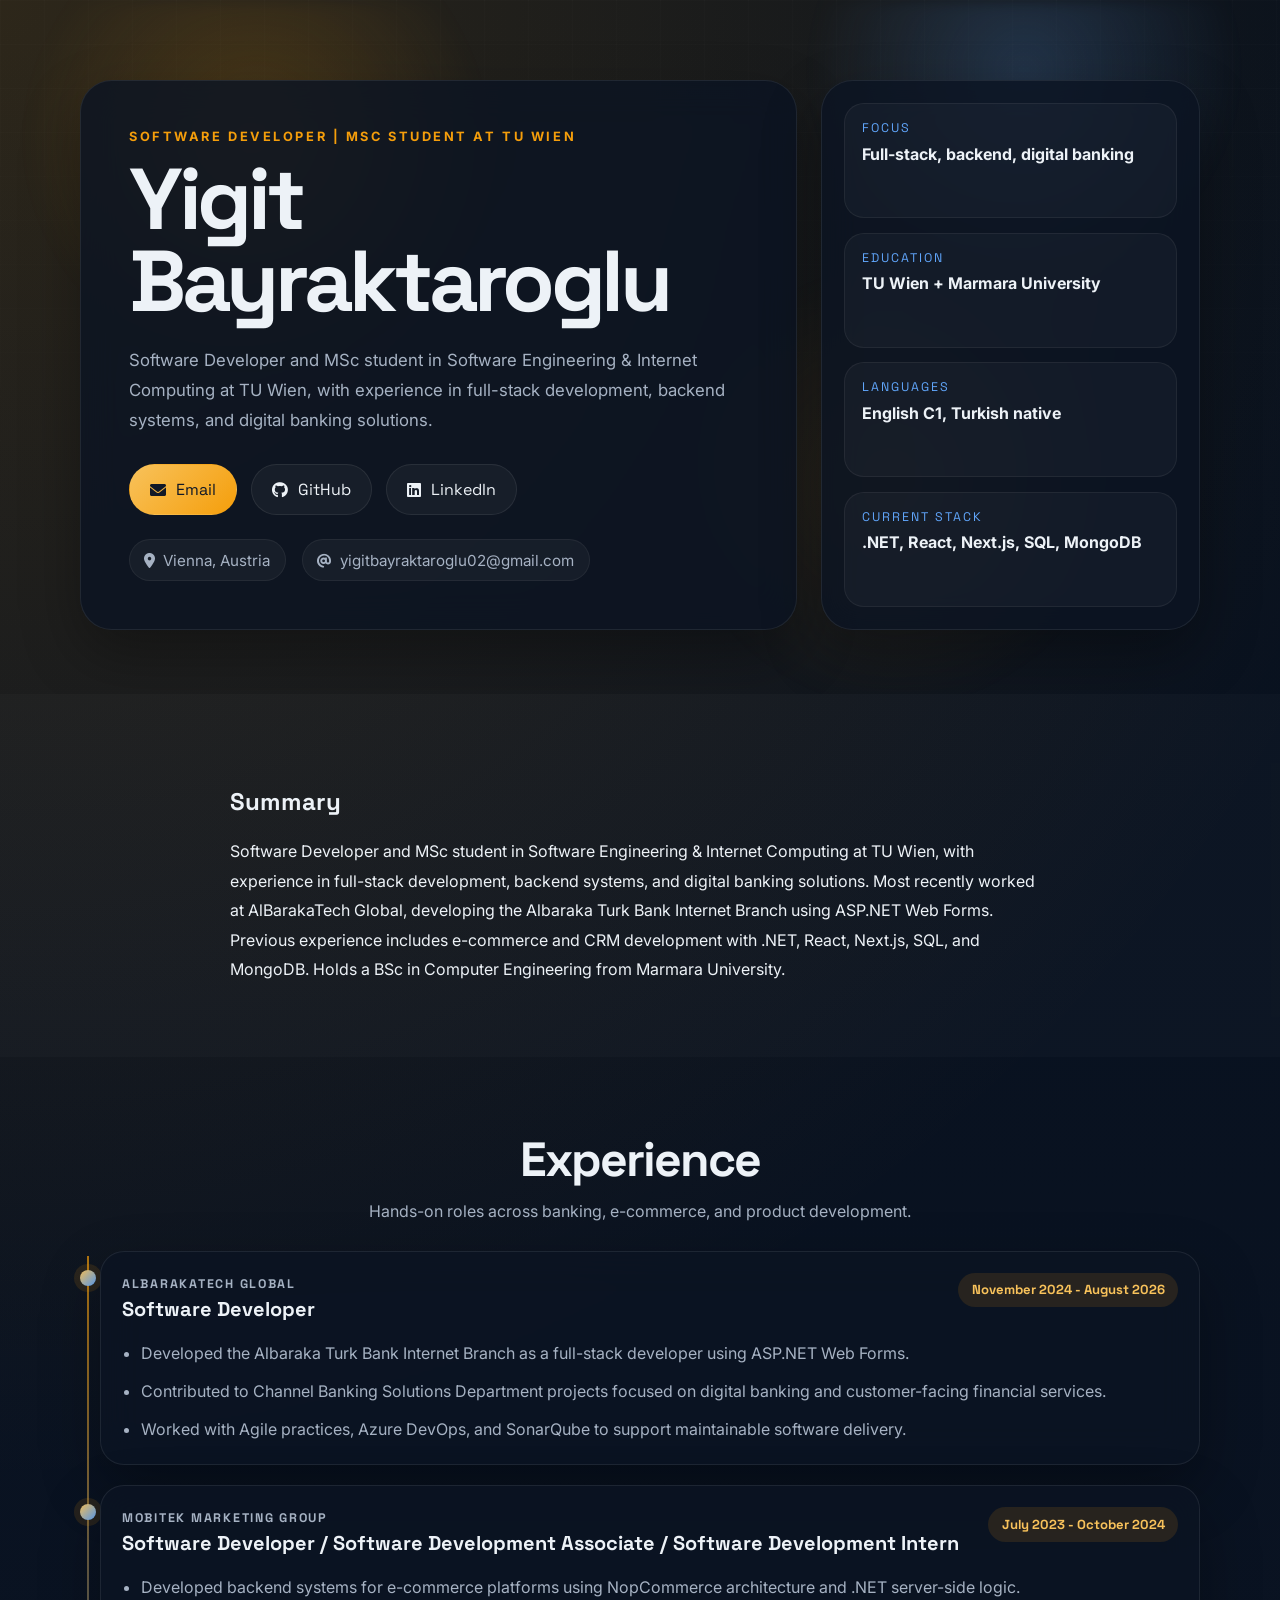
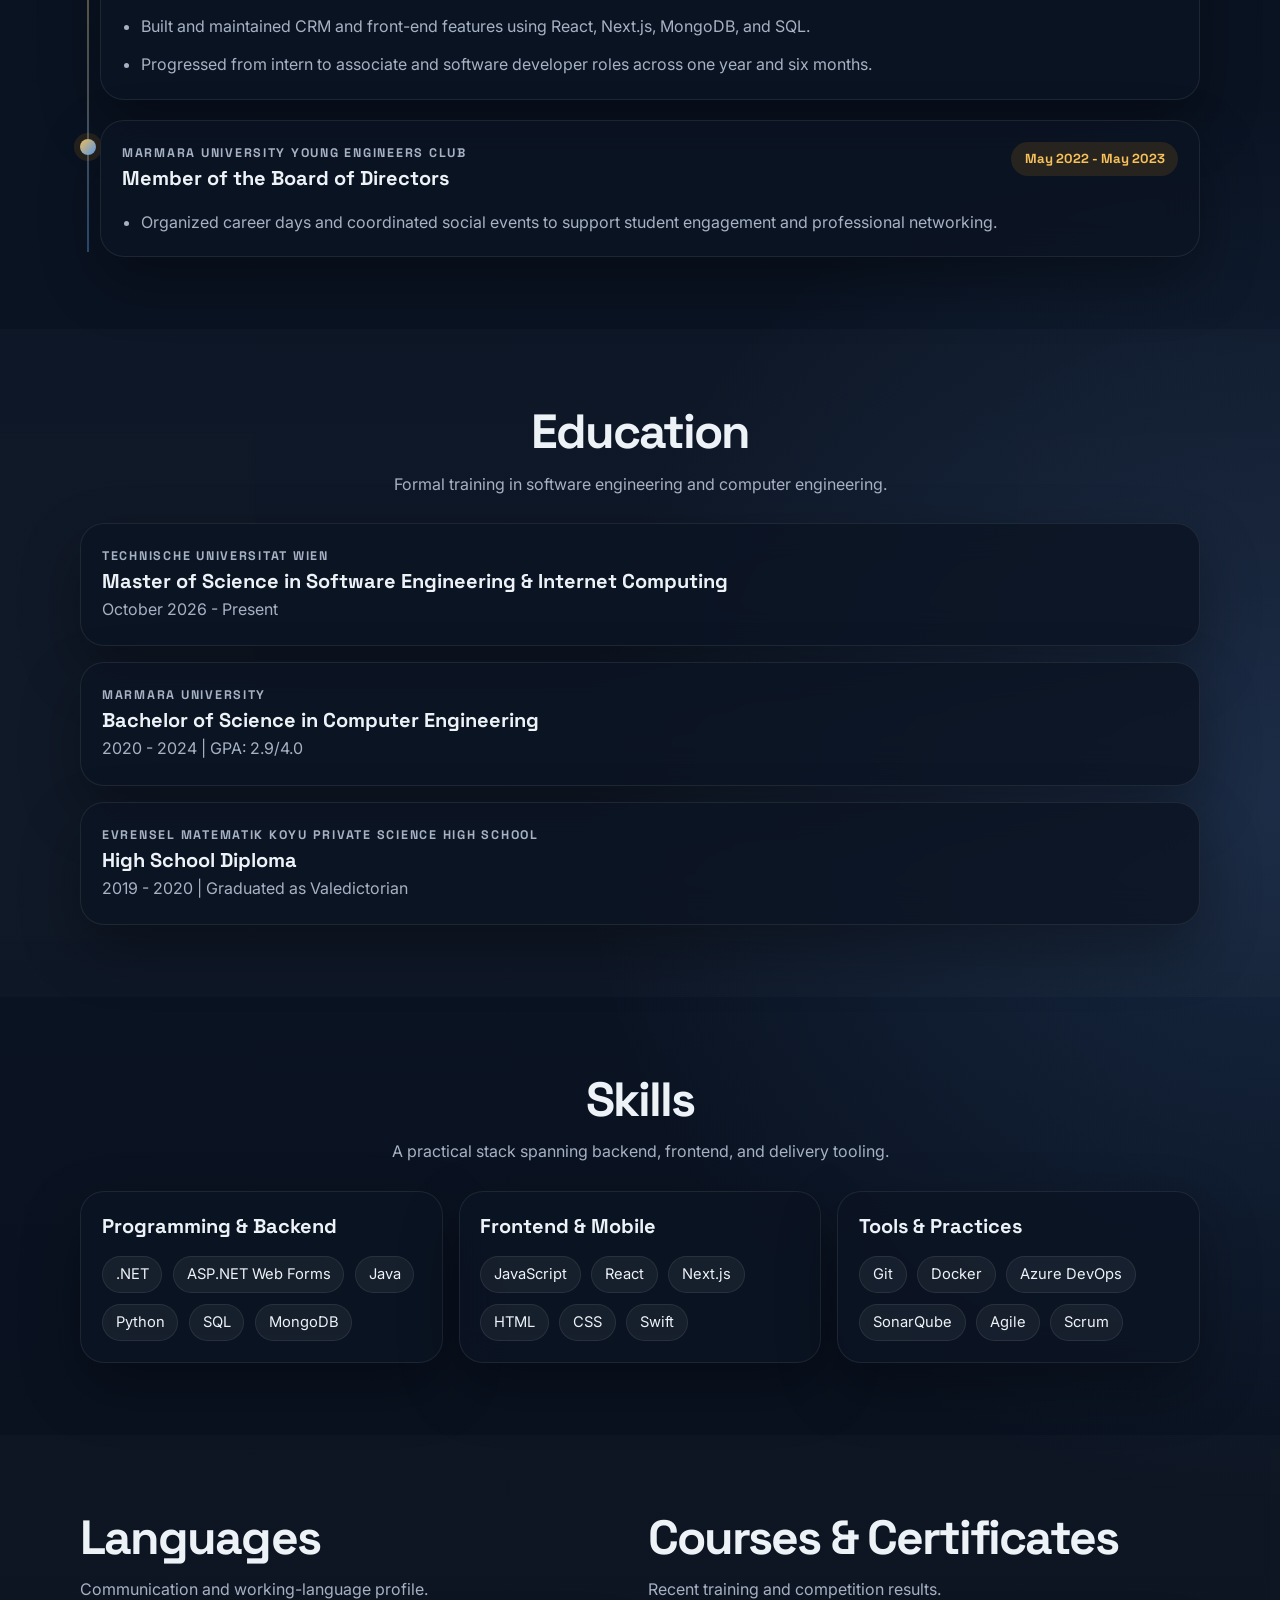
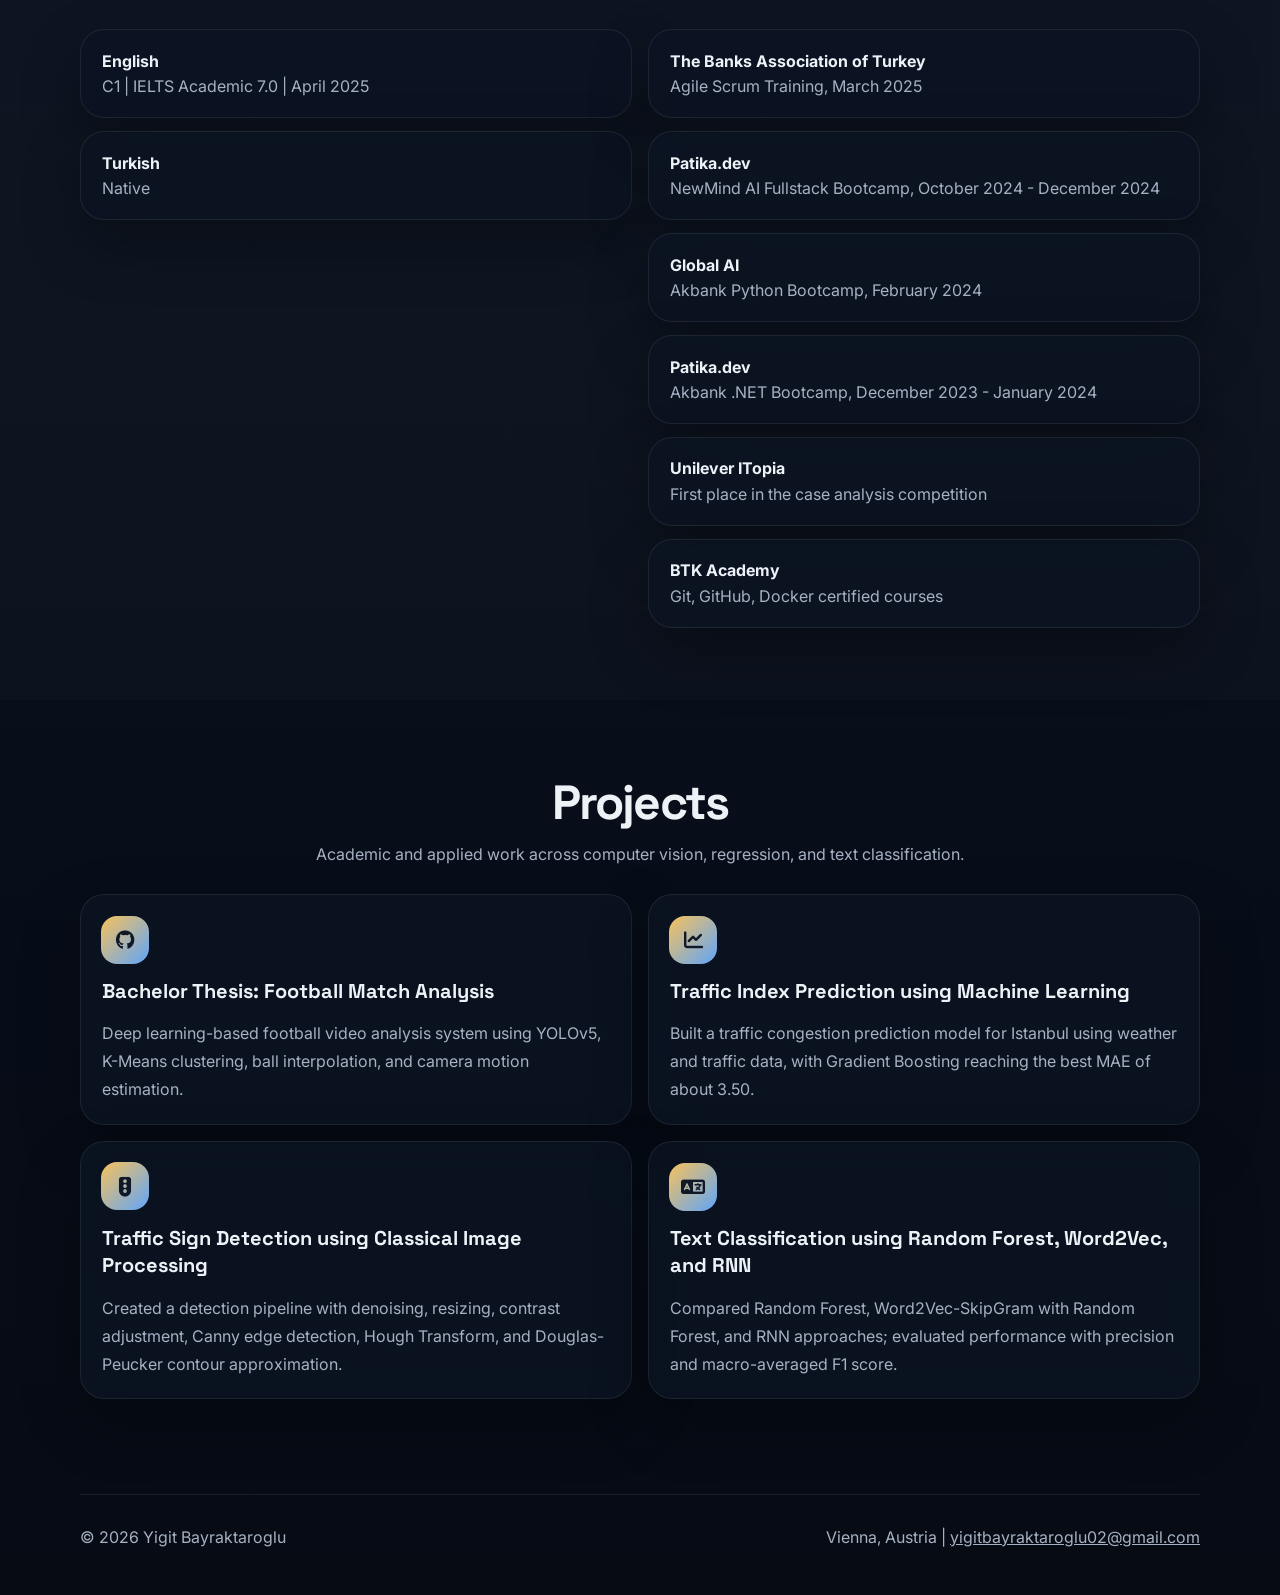
<file: index.html>
<!DOCTYPE html>
<html lang="en" class="scroll-smooth">
<head>
    <meta charset="UTF-8">
    <meta name="viewport" content="width=device-width, initial-scale=1.0">
    <title>Yigit Bayraktaroglu | Software Developer</title>
    <meta name="description" content="CV and portfolio of Yigit Bayraktaroglu, Software Developer and MSc student at TU Wien.">
    <link rel="shortcut icon" type="image/x-icon" href="favicon.ico">
    <link rel="preconnect" href="https://fonts.googleapis.com">
    <link rel="preconnect" href="https://fonts.gstatic.com" crossorigin>
    <link href="https://fonts.googleapis.com/css2?family=Inter:wght@400;500;600;700;800&family=Space+Grotesk:wght@500;700&display=swap" rel="stylesheet">
    <link rel="stylesheet" href="https://cdnjs.cloudflare.com/ajax/libs/font-awesome/6.0.0-beta3/css/all.min.css">
    <link rel="stylesheet" href="style.css">
</head>
<body>
    <div class="page-shell">
        <header class="hero">
            <div class="hero-background"></div>
            <div class="container hero-grid">
                <div class="hero-copy reveal">
                    <p class="eyebrow">Software Developer | MSc Student at TU Wien</p>
                    <h1>Yigit Bayraktaroglu</h1>
                    <p class="hero-summary">
                        Software Developer and MSc student in Software Engineering & Internet Computing at TU Wien, with experience in full-stack development, backend systems, and digital banking solutions.
                    </p>
                    <div class="hero-actions">
                        <a class="button button-primary" href="mailto:yigitbayraktaroglu02@gmail.com">
                            <i class="fas fa-envelope"></i>
                            Email
                        </a>
                        <a class="button button-secondary" href="https://github.com/yigitbayraktaroglu" target="_blank" rel="noreferrer">
                            <i class="fab fa-github"></i>
                            GitHub
                        </a>
                        <a class="button button-secondary" href="https://www.linkedin.com/in/yigit-bayraktaroglu/" target="_blank" rel="noreferrer">
                            <i class="fab fa-linkedin"></i>
                            LinkedIn
                        </a>
                    </div>
                    <div class="contact-strip">
                        <span><i class="fas fa-location-dot"></i> Vienna, Austria</span>
                        <span><i class="fas fa-at"></i> yigitbayraktaroglu02@gmail.com</span>
                    </div>
                </div>
                <aside class="hero-card reveal">
                    <div class="hero-card-row">
                        <span class="hero-card-label">Focus</span>
                        <strong>Full-stack, backend, digital banking</strong>
                    </div>
                    <div class="hero-card-row">
                        <span class="hero-card-label">Education</span>
                        <strong>TU Wien + Marmara University</strong>
                    </div>
                    <div class="hero-card-row">
                        <span class="hero-card-label">Languages</span>
                        <strong>English C1, Turkish native</strong>
                    </div>
                    <div class="hero-card-row">
                        <span class="hero-card-label">Current stack</span>
                        <strong>.NET, React, Next.js, SQL, MongoDB</strong>
                    </div>
                </aside>
            </div>
        </header>

        <main>
            <section class="section section-muted" id="summary">
                <div class="container narrow reveal">
                    <h2>Summary</h2>
                    <p>
                        Software Developer and MSc student in Software Engineering & Internet Computing at TU Wien, with experience in full-stack development, backend systems, and digital banking solutions. Most recently worked at AlBarakaTech Global, developing the Albaraka Turk Bank Internet Branch using ASP.NET Web Forms. Previous experience includes e-commerce and CRM development with .NET, React, Next.js, SQL, and MongoDB. Holds a BSc in Computer Engineering from Marmara University.
                    </p>
                </div>
            </section>

            <section class="section" id="experience">
                <div class="container reveal">
                    <div class="section-heading">
                        <h2>Experience</h2>
                        <p>Hands-on roles across banking, e-commerce, and product development.</p>
                    </div>
                    <div class="timeline">
                        <article class="timeline-item">
                            <div class="timeline-marker"></div>
                            <div class="card">
                                <div class="card-header">
                                    <div>
                                        <p class="card-kicker">AlBarakaTech Global</p>
                                        <h3>Software Developer</h3>
                                    </div>
                                    <span class="date-pill">November 2024 - August 2026</span>
                                </div>
                                <ul class="detail-list">
                                    <li>Developed the Albaraka Turk Bank Internet Branch as a full-stack developer using ASP.NET Web Forms.</li>
                                    <li>Contributed to Channel Banking Solutions Department projects focused on digital banking and customer-facing financial services.</li>
                                    <li>Worked with Agile practices, Azure DevOps, and SonarQube to support maintainable software delivery.</li>
                                </ul>
                            </div>
                        </article>

                        <article class="timeline-item">
                            <div class="timeline-marker"></div>
                            <div class="card">
                                <div class="card-header">
                                    <div>
                                        <p class="card-kicker">Mobitek Marketing Group</p>
                                        <h3>Software Developer / Software Development Associate / Software Development Intern</h3>
                                    </div>
                                    <span class="date-pill">July 2023 - October 2024</span>
                                </div>
                                <ul class="detail-list">
                                    <li>Developed backend systems for e-commerce platforms using NopCommerce architecture and .NET server-side logic.</li>
                                    <li>Built and maintained CRM and front-end features using React, Next.js, MongoDB, and SQL.</li>
                                    <li>Progressed from intern to associate and software developer roles across one year and six months.</li>
                                </ul>
                            </div>
                        </article>

                        <article class="timeline-item">
                            <div class="timeline-marker"></div>
                            <div class="card">
                                <div class="card-header">
                                    <div>
                                        <p class="card-kicker">Marmara University Young Engineers Club</p>
                                        <h3>Member of the Board of Directors</h3>
                                    </div>
                                    <span class="date-pill">May 2022 - May 2023</span>
                                </div>
                                <ul class="detail-list">
                                    <li>Organized career days and coordinated social events to support student engagement and professional networking.</li>
                                </ul>
                            </div>
                        </article>
                    </div>
                </div>
            </section>

            <section class="section section-muted" id="education">
                <div class="container reveal">
                    <div class="section-heading">
                        <h2>Education</h2>
                        <p>Formal training in software engineering and computer engineering.</p>
                    </div>
                    <div class="grid grid-2 education-list">
                        <article class="card education-card">
                            <p class="card-kicker">Technische Universitat Wien</p>
                            <h3>Master of Science in Software Engineering & Internet Computing</h3>
                            <p class="muted">October 2026 - Present</p>
                        </article>
                        <article class="card education-card">
                            <p class="card-kicker">Marmara University</p>
                            <h3>Bachelor of Science in Computer Engineering</h3>
                            <p class="muted">2020 - 2024 | GPA: 2.9/4.0</p>
                        </article>
                        <article class="card education-card">
                            <p class="card-kicker">Evrensel Matematik Koyu Private Science High School</p>
                            <h3>High School Diploma</h3>
                            <p class="muted">2019 - 2020 | Graduated as Valedictorian</p>
                        </article>
                    </div>
                </div>
            </section>

            <section class="section" id="skills">
                <div class="container reveal">
                    <div class="section-heading">
                        <h2>Skills</h2>
                        <p>A practical stack spanning backend, frontend, and delivery tooling.</p>
                    </div>
                    <div class="skill-groups grid grid-3">
                        <article class="card skill-card">
                            <h3>Programming & Backend</h3>
                            <div class="tag-list">
                                <span>.NET</span>
                                <span>ASP.NET Web Forms</span>
                                <span>Java</span>
                                <span>Python</span>
                                <span>SQL</span>
                                <span>MongoDB</span>
                            </div>
                        </article>
                        <article class="card skill-card">
                            <h3>Frontend & Mobile</h3>
                            <div class="tag-list">
                                <span>JavaScript</span>
                                <span>React</span>
                                <span>Next.js</span>
                                <span>HTML</span>
                                <span>CSS</span>
                                <span>Swift</span>
                            </div>
                        </article>
                        <article class="card skill-card">
                            <h3>Tools & Practices</h3>
                            <div class="tag-list">
                                <span>Git</span>
                                <span>Docker</span>
                                <span>Azure DevOps</span>
                                <span>SonarQube</span>
                                <span>Agile</span>
                                <span>Scrum</span>
                            </div>
                        </article>
                    </div>
                </div>
            </section>

            <section class="section section-muted" id="languages-certificates">
                <div class="container reveal split-layout">
                    <div>
                        <div class="section-heading left-aligned">
                            <h2>Languages</h2>
                            <p>Communication and working-language profile.</p>
                        </div>
                        <div class="stacked-list">
                            <div class="card stack-row">
                                <strong>English</strong>
                                <span>C1 | IELTS Academic 7.0 | April 2025</span>
                            </div>
                            <div class="card stack-row">
                                <strong>Turkish</strong>
                                <span>Native</span>
                            </div>
                        </div>
                    </div>
                    <div>
                        <div class="section-heading left-aligned">
                            <h2>Courses & Certificates</h2>
                            <p>Recent training and competition results.</p>
                        </div>
                        <div class="stacked-list">
                            <div class="card stack-row">
                                <strong>The Banks Association of Turkey</strong>
                                <span>Agile Scrum Training, March 2025</span>
                            </div>
                            <div class="card stack-row">
                                <strong>Patika.dev</strong>
                                <span>NewMind AI Fullstack Bootcamp, October 2024 - December 2024</span>
                            </div>
                            <div class="card stack-row">
                                <strong>Global AI</strong>
                                <span>Akbank Python Bootcamp, February 2024</span>
                            </div>
                            <div class="card stack-row">
                                <strong>Patika.dev</strong>
                                <span>Akbank .NET Bootcamp, December 2023 - January 2024</span>
                            </div>
                            <div class="card stack-row">
                                <strong>Unilever ITopia</strong>
                                <span>First place in the case analysis competition</span>
                            </div>
                            <div class="card stack-row">
                                <strong>BTK Academy</strong>
                                <span>Git, GitHub, Docker certified courses</span>
                            </div>
                        </div>
                    </div>
                </div>
            </section>

            <section class="section" id="projects">
                <div class="container reveal">
                    <div class="section-heading">
                        <h2>Projects</h2>
                        <p>Academic and applied work across computer vision, regression, and text classification.</p>
                    </div>
                    <div class="grid grid-2 grid-4-up">
                        <a class="card project-card" href="https://github.com/yigitbayraktaroglu/FootballAnalysis" target="_blank" rel="noreferrer">
                            <div class="project-icon"><i class="fab fa-github"></i></div>
                            <h3>Bachelor Thesis: Football Match Analysis</h3>
                            <p>Deep learning-based football video analysis system using YOLOv5, K-Means clustering, ball interpolation, and camera motion estimation.</p>
                        </a>
                        <article class="card project-card">
                            <div class="project-icon"><i class="fas fa-chart-line"></i></div>
                            <h3>Traffic Index Prediction using Machine Learning</h3>
                            <p>Built a traffic congestion prediction model for Istanbul using weather and traffic data, with Gradient Boosting reaching the best MAE of about 3.50.</p>
                        </article>
                        <article class="card project-card">
                            <div class="project-icon"><i class="fas fa-traffic-light"></i></div>
                            <h3>Traffic Sign Detection using Classical Image Processing</h3>
                            <p>Created a detection pipeline with denoising, resizing, contrast adjustment, Canny edge detection, Hough Transform, and Douglas-Peucker contour approximation.</p>
                        </article>
                        <article class="card project-card">
                            <div class="project-icon"><i class="fas fa-language"></i></div>
                            <h3>Text Classification using Random Forest, Word2Vec, and RNN</h3>
                            <p>Compared Random Forest, Word2Vec-SkipGram with Random Forest, and RNN approaches; evaluated performance with precision and macro-averaged F1 score.</p>
                        </article>
                    </div>
                </div>
            </section>
        </main>

        <footer class="footer">
            <div class="container footer-inner">
                <p>© <span id="current-year"></span> Yigit Bayraktaroglu</p>
                <p>Vienna, Austria | <a href="mailto:yigitbayraktaroglu02@gmail.com">yigitbayraktaroglu02@gmail.com</a></p>
            </div>
        </footer>
    </div>

    <script src="script.js"></script>
</body>
</html>
</file>
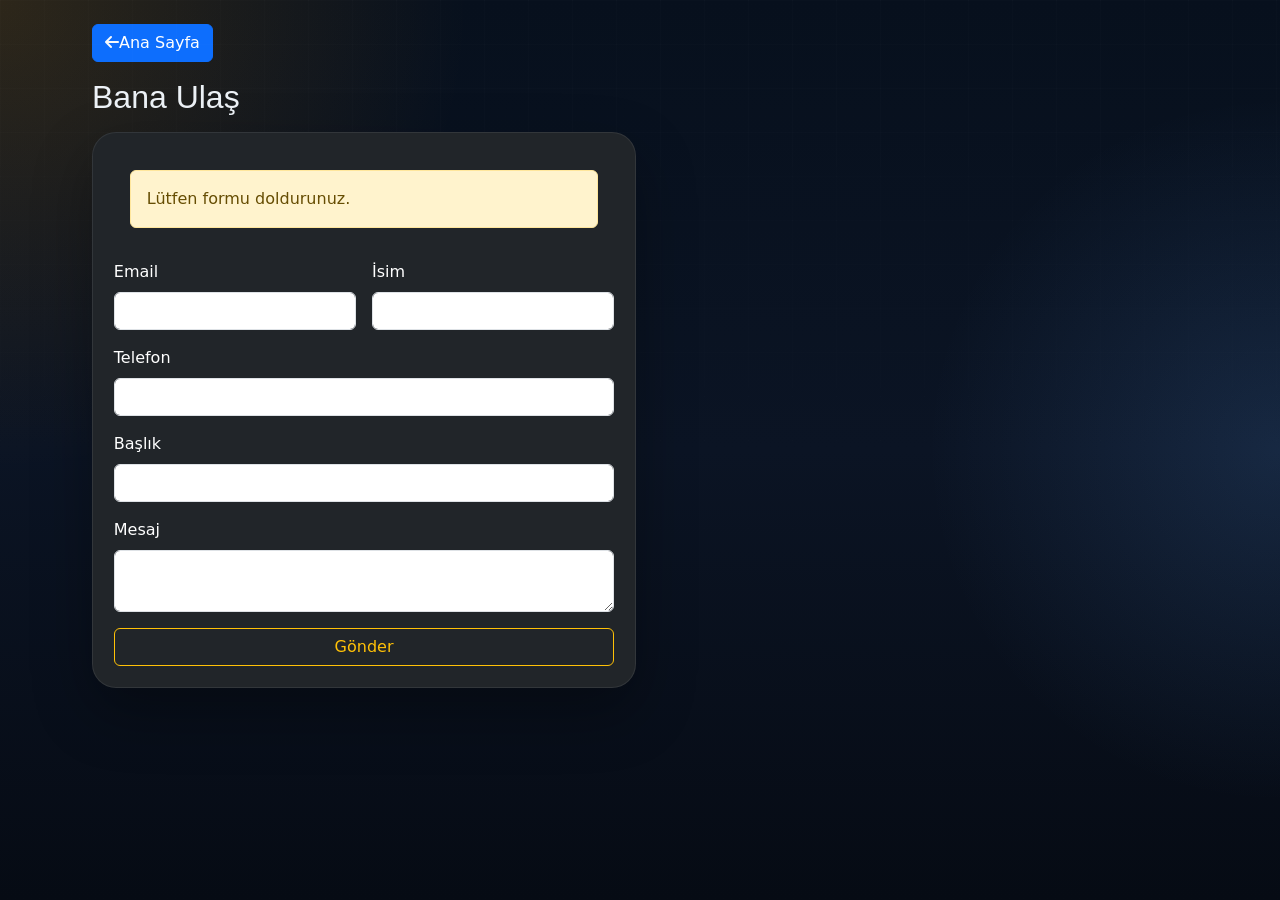
<file: contact-BS.html>
<!DOCTYPE html>
<html lang="en" class="h-100">
  <head>
    <meta charset="UTF-8" />
    <meta http-equiv="X-UA-Compatible" content="IE=edge" />
    <meta name="viewport" content="width=device-width, initial-scale=1.0" />
    <link
      href="https://cdn.jsdelivr.net/npm/bootstrap@5.3.0-alpha1/dist/css/bootstrap.min.css"
      rel="stylesheet"
      integrity="sha384-GLhlTQ8iRABdZLl6O3oVMWSktQOp6b7In1Zl3/Jr59b6EGGoI1aFkw7cmDA6j6gD"
      crossorigin="anonymous"
    />
    <link
      rel="stylesheet"
      href="https://cdnjs.cloudflare.com/ajax/libs/font-awesome/6.3.0/css/all.min.css"
      integrity="sha512-SzlrxWUlpfuzQ+pcUCosxcglQRNAq/DZjVsC0lE40xsADsfeQoEypE+enwcOiGjk/bSuGGKHEyjSoQ1zVisanQ=="
      crossorigin="anonymous"
      referrerpolicy="no-referrer"
    />
    <link
      rel="stylesheet"
      href="https://cdnjs.cloudflare.com/ajax/libs/font-awesome/6.2.1/css/all.min.css"
      integrity="sha512-MV7K8+y+gLIBoVD59lQIYicR65iaqukzvf/nwasF0nqhPay5w/9lJmVM2hMDcnK1OnMGCdVK+iQrJ7lzPJQd1w=="
      crossorigin="anonymous"
      referrerpolicy="no-referrer"
    />
    <link rel="stylesheet" href="style.css" />
    <title>Yiğit Bayraktaroğlu</title>
  </head>
  <body class="h-100 d-flex flex-column">
    <main>
      <div class="container my-4">
        <a class="btn btn-primary" href="index.html" role="button"
          ><i class="fa-sharp fa-solid fa-arrow-left text-light"></i>Ana
          Sayfa</a
        >
        <h2 class="my-3">Bana Ulaş</h2>
        <div class="row g-2">
          <div class="col-md-6">
            <div class="card bg-dark">
              <div class="card-body">
                <div class="alert alert-warning">Lütfen formu doldurunuz.</div>
              </div>
              <form class="row g-3 text-white">
                <div class="col-md-6">
                  <label for="email" class="form-label">Email</label>
                  <input
                    type="email"
                    name="email"
                    id="email"
                    class="form-control"
                  />
                </div>
                <div class="col-md-6">
                  <label for="name" class="form-label">İsim</label>
                  <input
                    type="text"
                    name="name"
                    id="name"
                    class="form-control"
                  />
                </div>
                <div class="col-md-12">
                  <label for="name" class="form-label">Telefon</label>
                  <input
                    type="text"
                    name="phone"
                    id="phone"
                    class="form-control"
                  />
                </div>
                <div class="col-md-12">
                  <label for="subject" class="form-label">Başlık</label>
                  <input
                    type="text"
                    name="subject"
                    id="subject"
                    class="form-control"
                  />
                </div>
                <div class="col-md-12">
                  <label for="message" class="form-label">Mesaj</label>
                  <textarea
                    name="message"
                    id="message"
                    class="form-control"
                  ></textarea>
                </div>
                <div class="col-12">
                  <button class="btn btn-outline-warning" style="width: 100%">
                    Gönder
                  </button>
                </div>
              </form>
            </div>
          </div>
          <div class="col-md-6">
            <iframe
              src="https://www.google.com/maps/embed?pb=!1m18!1m12!1m3!1d6202.740678394194!2d29.1332256447401!3d40.95781686744467!2m3!1f0!2f0!3f0!3m2!1i1024!2i768!4f13.1!3m3!1m2!1s0x14cac78eeeea853f%3A0x19a1125c39e28f7d!2sMarmara%20%C3%9Cniversitesi%20Teknoloji%20Fak%C3%BCltesi!5e0!3m2!1str!2str!4v1681825162426!5m2!1str!2str"
              width="600"
              height="450"
              style="border: 0"
              allowfullscreen=""
              loading="lazy"
              referrerpolicy="no-referrer-when-downgrade"
              id="map"
            ></iframe>
          </div>
        </div>
      </div>
    </main>

    <script
      src="https://cdn.jsdelivr.net/npm/bootstrap@5.3.0-alpha1/dist/js/bootstrap.bundle.min.js"
      integrity="sha384-w76AqPfDkMBDXo30jS1Sgez6pr3x5MlQ1ZAGC+nuZB+EYdgRZgiwxhTBTkF7CXvN"
      crossorigin="anonymous"
    ></script>
  </body>
</html>
</file>
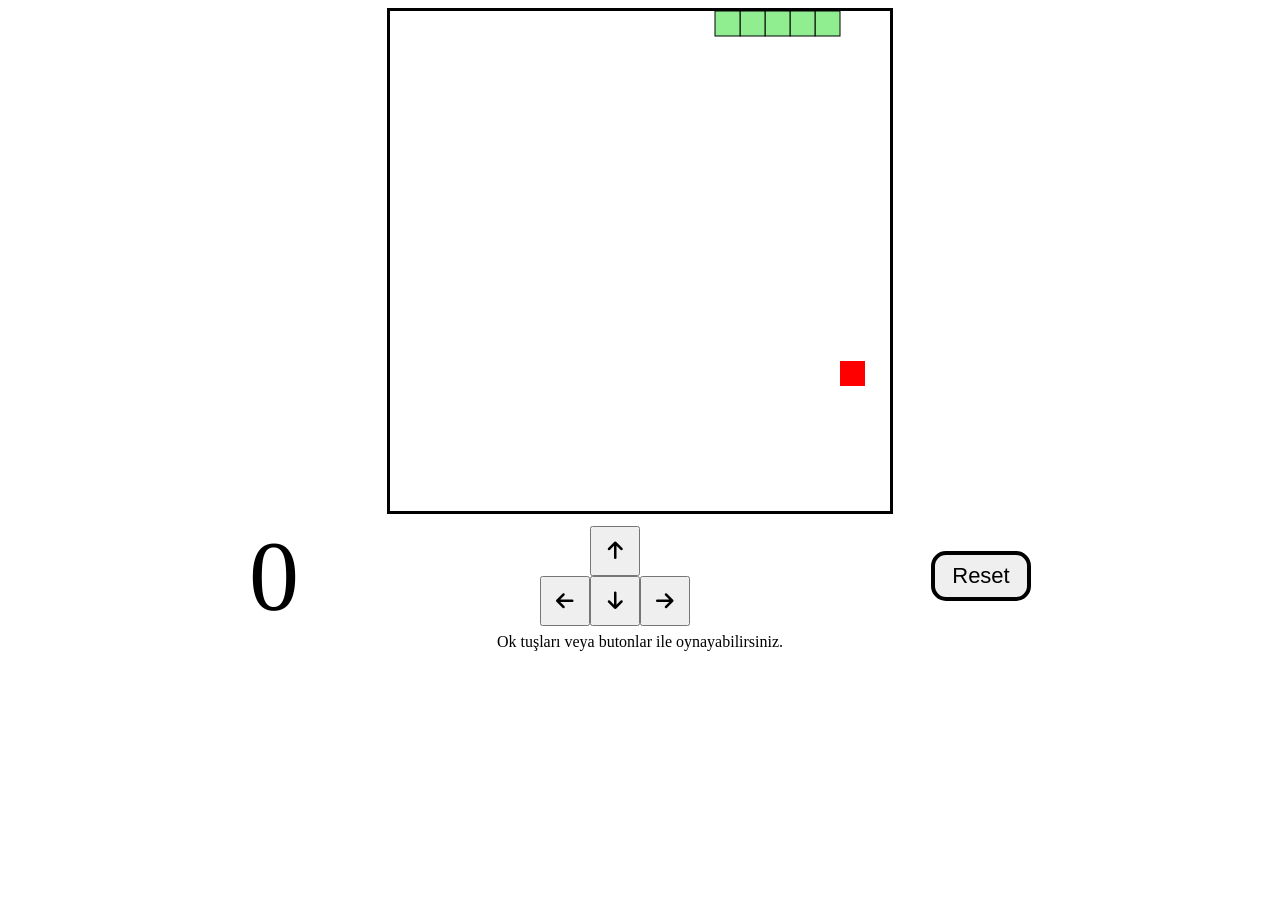
<file: game.html>
<!DOCTYPE html>
<html lang="en">
  <head>
    <meta charset="UTF-8" />
    <meta http-equiv="X-UA-Compatible" content="IE=edge" />
    <meta name="viewport" content="width=device-width, initial-scale=1.0" />
    <title>Document</title>
    <link
      rel="stylesheet"
      href="https://cdnjs.cloudflare.com/ajax/libs/font-awesome/6.4.0/css/all.min.css"
      integrity="sha512-iecdLmaskl7CVkqkXNQ/ZH/XLlvWZOJyj7Yy7tcenmpD1ypASozpmT/E0iPtmFIB46ZmdtAc9eNBvH0H/ZpiBw=="
      crossorigin="anonymous"
      referrerpolicy="no-referrer"
    />
    <link rel="stylesheet" href="game-style.css" />
  </head>
  <body>
    <div id="gameContainer">
      <canvas id="gameBoard" width="500" height="500"></canvas>
      <div class="menu">
        <div id="scoreText">0</div>
        <div class="grid-container">
          <div class="grid-item1">
            <button id="upBtn">
              <i class="fa-solid fa-arrow-up fa-xl"></i>
            </button>
          </div>
          <div class="grid-item2">
            <button id="leftBtn">
              <i class="fa-solid fa-arrow-left fa-xl"></i>
            </button>
          </div>
          <div class="grid-item3">
            <button id="downBtn">
              <i class="fa-solid fa-arrow-down fa-xl"></i>
            </button>
          </div>
          <div class="grid-item4">
            <button id="rightBtn">
              <i class="fa-solid fa-arrow-right fa-xl"></i>
            </button>
          </div>
        </div>
        <button id="resetBtn">Reset</button>
      </div>
      <div>Ok tuşları veya butonlar ile oynayabilirsiniz.</div>
    </div>
    <script src="game-script.js"></script>
  </body>
</html>
</file>
<file: style.css>
:root {
    --bg: #08111f;
    --bg-soft: #0d1729;
    --card: rgba(12, 20, 35, 0.82);
    --card-border: rgba(255, 255, 255, 0.08);
    --text: #edf2f7;
    --muted: #a6b2c3;
    --accent: #f59e0b;
    --accent-soft: rgba(245, 158, 11, 0.16);
    --accent-2: #60a5fa;
    --shadow: 0 24px 60px rgba(0, 0, 0, 0.32);
}

* {
    box-sizing: border-box;
}

html {
    scroll-behavior: smooth;
}

body {
    margin: 0;
    font-family: 'Inter', system-ui, -apple-system, BlinkMacSystemFont, sans-serif;
    background:
        radial-gradient(circle at top left, rgba(245, 158, 11, 0.16), transparent 30%),
        radial-gradient(circle at right center, rgba(96, 165, 250, 0.14), transparent 26%),
        linear-gradient(180deg, #07101d 0%, #0b1424 50%, #060b14 100%);
    color: var(--text);
    overflow-x: hidden;
}

body::before {
    content: '';
    position: fixed;
    inset: 0;
    background-image: linear-gradient(rgba(255, 255, 255, 0.02) 1px, transparent 1px), linear-gradient(90deg, rgba(255, 255, 255, 0.02) 1px, transparent 1px);
    background-size: 44px 44px;
    mask-image: linear-gradient(180deg, rgba(0, 0, 0, 0.65), transparent 80%);
    pointer-events: none;
}

a {
    color: inherit;
}

.page-shell {
    position: relative;
    z-index: 1;
}

.container {
    width: min(1120px, calc(100% - 2rem));
    margin: 0 auto;
}

.hero {
    position: relative;
    overflow: hidden;
    padding: 5rem 0 4rem;
}

.hero-background {
    position: absolute;
    inset: 0;
    background:
        radial-gradient(circle at 20% 20%, rgba(245, 158, 11, 0.18), transparent 20%),
        radial-gradient(circle at 80% 10%, rgba(96, 165, 250, 0.2), transparent 18%),
        radial-gradient(circle at 70% 70%, rgba(245, 158, 11, 0.1), transparent 22%);
    filter: blur(8px);
    pointer-events: none;
}

.hero-grid {
    position: relative;
    display: grid;
    grid-template-columns: minmax(0, 1.7fr) minmax(300px, 0.9fr);
    gap: 1.5rem;
    align-items: stretch;
}

.hero-copy,
.hero-card,
.card {
    border: 1px solid var(--card-border);
    background: var(--card);
    backdrop-filter: blur(18px);
    box-shadow: var(--shadow);
}

.hero-copy {
    padding: clamp(1.5rem, 4vw, 3rem);
    border-radius: 2rem;
}

.eyebrow {
    margin: 0 0 0.9rem;
    text-transform: uppercase;
    letter-spacing: 0.2em;
    color: var(--accent);
    font-size: 0.8rem;
    font-weight: 700;
}

h1,
h2,
h3,
.button,
.card-kicker,
.date-pill,
.hero-card-label {
    font-family: 'Space Grotesk', 'Inter', sans-serif;
}

h1 {
    margin: 0;
    font-size: clamp(3rem, 7vw, 5.4rem);
    line-height: 0.95;
    letter-spacing: -0.05em;
}

.hero-summary {
    max-width: 62ch;
    margin: 1.4rem 0 0;
    color: var(--muted);
    font-size: 1.05rem;
    line-height: 1.8;
}

.hero-actions {
    display: flex;
    flex-wrap: wrap;
    gap: 0.85rem;
    margin-top: 1.75rem;
}

.button {
    display: inline-flex;
    align-items: center;
    gap: 0.65rem;
    padding: 0.9rem 1.25rem;
    border-radius: 999px;
    text-decoration: none;
    border: 1px solid transparent;
    transition: transform 180ms ease, border-color 180ms ease, background-color 180ms ease, color 180ms ease;
}

.button:hover,
.project-card:hover {
    transform: translateY(-3px);
}

.button-primary {
    color: #111827;
    background: linear-gradient(135deg, #f8c25b, #f59e0b);
}

.button-secondary {
    color: var(--text);
    background: rgba(255, 255, 255, 0.04);
    border-color: rgba(255, 255, 255, 0.08);
}

.contact-strip {
    display: flex;
    flex-wrap: wrap;
    gap: 0.8rem 1rem;
    margin-top: 1.5rem;
    color: var(--muted);
    font-size: 0.95rem;
}

.contact-strip span {
    display: inline-flex;
    align-items: center;
    gap: 0.5rem;
    padding: 0.65rem 0.9rem;
    border-radius: 999px;
    background: rgba(255, 255, 255, 0.04);
    border: 1px solid rgba(255, 255, 255, 0.06);
}

.hero-card {
    border-radius: 2rem;
    padding: 1.4rem;
    display: grid;
    gap: 0.9rem;
}

.hero-card-row {
    padding: 1rem 1.05rem;
    border-radius: 1.25rem;
    background: rgba(255, 255, 255, 0.03);
    border: 1px solid rgba(255, 255, 255, 0.06);
}

.hero-card-label {
    display: block;
    margin-bottom: 0.35rem;
    font-size: 0.78rem;
    text-transform: uppercase;
    letter-spacing: 0.16em;
    color: var(--accent-2);
}

.hero-card strong {
    font-size: 1rem;
    line-height: 1.5;
}

.section {
    padding: 4.5rem 0;
}

.section-muted {
    background: rgba(255, 255, 255, 0.02);
}

.narrow {
    max-width: 820px;
}

.section-heading {
    display: grid;
    gap: 0.45rem;
    margin-bottom: 1.5rem;
    text-align: center;
}

.left-aligned {
    text-align: left;
}

.section-heading h2 {
    margin: 0;
    font-size: clamp(2rem, 4vw, 3rem);
    letter-spacing: -0.04em;
}

.section-heading p,
.muted,
.card p,
.stack-row span,
.footer p {
    color: var(--muted);
}

.section p {
    margin: 0;
    line-height: 1.85;
}

.timeline {
    position: relative;
    display: grid;
    gap: 1.25rem;
    padding-left: 1.25rem;
}

.timeline::before {
    content: '';
    position: absolute;
    left: 0.45rem;
    top: 0.35rem;
    bottom: 0.35rem;
    width: 2px;
    background: linear-gradient(180deg, rgba(245, 158, 11, 0.7), rgba(96, 165, 250, 0.4));
}

.timeline-item {
    position: relative;
}

.timeline-marker {
    position: absolute;
    left: -1.22rem;
    top: 1.2rem;
    width: 1rem;
    height: 1rem;
    border-radius: 50%;
    background: linear-gradient(135deg, #f8c25b, #60a5fa);
    box-shadow: 0 0 0 6px rgba(245, 158, 11, 0.12);
}

.card {
    border-radius: 1.5rem;
    padding: 1.3rem;
}

.card-header {
    display: flex;
    justify-content: space-between;
    gap: 1rem;
    align-items: flex-start;
    margin-bottom: 1rem;
}

.card-kicker {
    margin: 0 0 0.25rem;
    text-transform: uppercase;
    letter-spacing: 0.14em;
    color: var(--accent);
    font-size: 0.78rem;
    font-weight: 700;
}

.card h3 {
    margin: 0;
    font-size: 1.25rem;
    line-height: 1.35;
}

.date-pill {
    flex: none;
    padding: 0.55rem 0.85rem;
    border-radius: 999px;
    background: rgba(245, 158, 11, 0.12);
    color: #f8c25b;
    font-size: 0.82rem;
    font-weight: 700;
}

.detail-list {
    margin: 0;
    padding-left: 1.2rem;
    display: grid;
    gap: 0.65rem;
    color: var(--muted);
    line-height: 1.75;
}

.grid {
    display: grid;
    gap: 1rem;
}

.grid-2 {
    grid-template-columns: repeat(2, minmax(0, 1fr));
}

.education-list {
    grid-template-columns: 1fr;
}

.grid-3 {
    grid-template-columns: repeat(3, minmax(0, 1fr));
}

.grid-4-up {
    grid-template-columns: repeat(2, minmax(0, 1fr));
}

.education-card,
.skill-card,
.project-card {
    min-height: 100%;
}

.education-card h3,
.skill-card h3,
.project-card h3 {
    margin-top: 0;
}

.tag-list {
    display: flex;
    flex-wrap: wrap;
    gap: 0.65rem;
    margin-top: 1rem;
}

.tag-list span {
    padding: 0.55rem 0.8rem;
    border-radius: 999px;
    background: rgba(255, 255, 255, 0.05);
    border: 1px solid rgba(255, 255, 255, 0.08);
    color: var(--text);
    font-size: 0.92rem;
}

.split-layout {
    display: grid;
    grid-template-columns: repeat(2, minmax(0, 1fr));
    gap: 1rem;
    align-items: start;
}

.stacked-list {
    display: grid;
    gap: 0.8rem;
    min-height: auto;
}

.stack-row {
    display: grid;
    gap: 0.35rem;
}

.project-card {
    display: grid;
    gap: 0.9rem;
    text-decoration: none;
    transition: transform 180ms ease, border-color 180ms ease, background-color 180ms ease;
}

.project-card p {
    line-height: 1.75;
}

.project-icon {
    width: 3rem;
    height: 3rem;
    border-radius: 1rem;
    display: grid;
    place-items: center;
    color: #111827;
    background: linear-gradient(135deg, #f8c25b, #60a5fa);
    font-size: 1.2rem;
}

.footer {
    padding: 1.4rem 0 2rem;
}

.footer-inner {
    display: flex;
    justify-content: space-between;
    gap: 1rem;
    flex-wrap: wrap;
    padding-top: 1rem;
    border-top: 1px solid rgba(255, 255, 255, 0.08);
}

.reveal {
    opacity: 0;
    transform: translateY(20px);
    transition: opacity 600ms ease, transform 600ms ease;
}

.reveal.visible {
    opacity: 1;
    transform: translateY(0);
}

::-webkit-scrollbar {
    width: 11px;
}

::-webkit-scrollbar-track {
    background: #0b1321;
}

::-webkit-scrollbar-thumb {
    background: linear-gradient(180deg, #f8c25b, #60a5fa);
    border-radius: 999px;
}

@media (max-width: 960px) {
    .hero-grid,
    .grid-2,
    .grid-3,
    .split-layout {
        grid-template-columns: 1fr;
    }

    .card-header,
    .footer-inner {
        flex-direction: column;
    }

    .date-pill {
        align-self: flex-start;
    }
}

@media (max-width: 640px) {
    .hero {
        padding-top: 3.5rem;
    }

    .section {
        padding: 3.5rem 0;
    }

    .container {
        width: min(100% - 1.2rem, 1120px);
    }

    .hero-copy,
    .hero-card,
    .card {
        border-radius: 1.35rem;
    }

    .button {
        width: 100%;
        justify-content: center;
    }

    .contact-strip {
        display: grid;
    }

    .timeline {
        padding-left: 1rem;
    }
}
</file>
<file: game-style.css>
#gameContainer {
  text-align: center;
}
#gameBoard {
  border: 3px solid;
}
#scoreText {
  font-size: 100px;
}
#resetBtn {
  display: block;
  font-size: 22px;
  width: 100px;
  height: 50px;
  border: 4px solid;
  border-radius: 15px;
  cursor: pointer;
}
.menu {
  display: flex;
  flex-direction: row;
  justify-content: space-evenly;
  align-items: center;
}

.grid-container {
  display: grid;
  grid-template-columns: auto auto auto;
}
.grid-container button {
  width: 50px;
  height: 50px;
}
.grid-item1 {
  grid-column-start: 2;
}
.grid-item2 {
  grid-row-start: 2;
}
.grid-item3 {
  grid-row-start: 2;
}
.grid-item4 {
  grid-row-start: 2;
}
</file>
